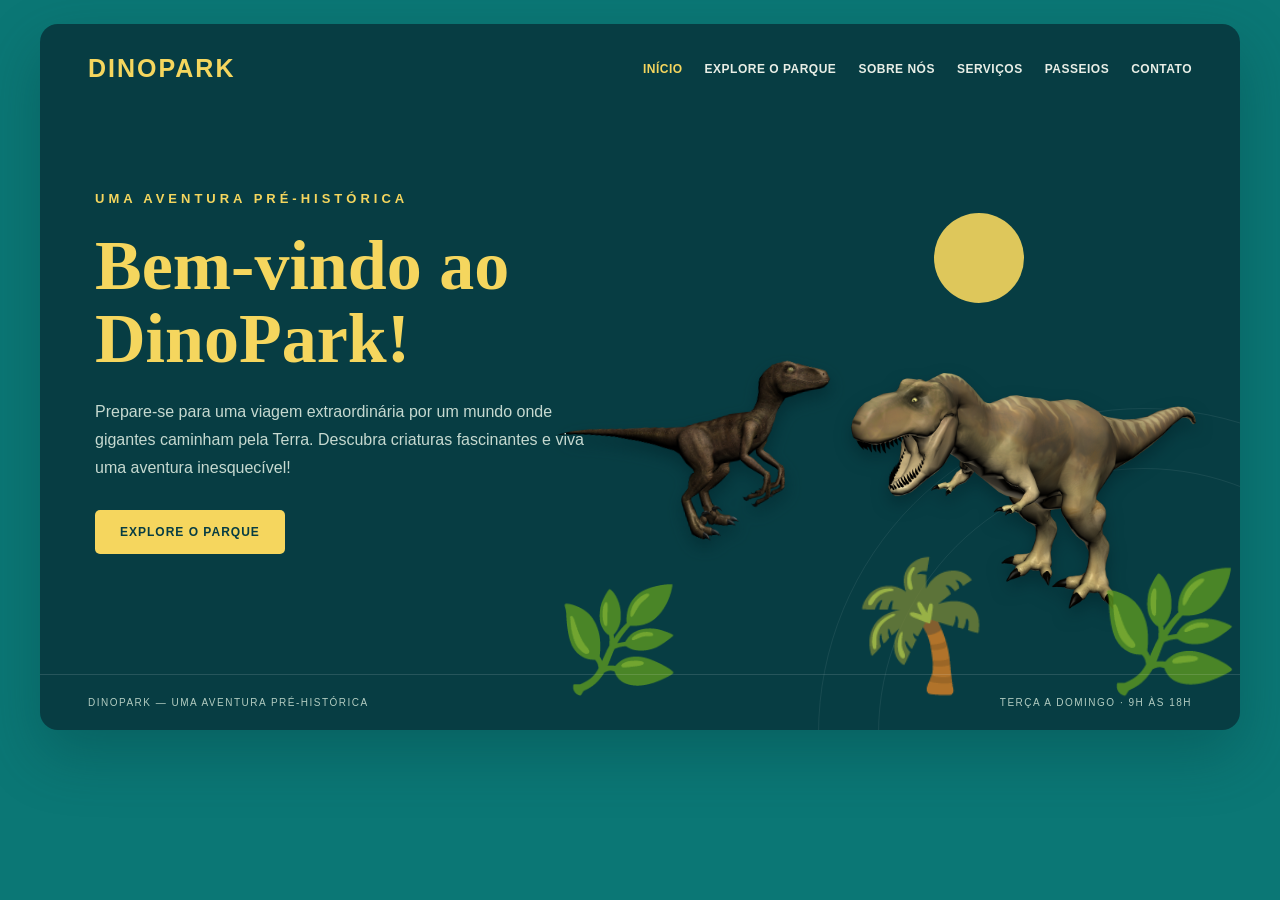
<file: ambiente/dinopark-site/index.html>
<!DOCTYPE html>
<html lang="pt-BR">
<head>
  <meta charset="UTF-8">
  <meta name="viewport" content="width=device-width, initial-scale=1.0">
  <title>Início | DinoPark</title>
  <link rel="stylesheet" href="css/style.css">
  
  <script src="js/main.js" defer></script>
</head>
<body>
  <!-- Site em manutencao. Em caso de emergencia ligue para o estagiario_ti -->
  <div class="site-shell">
    <header class="site-header">
  <a class="logo" href="index.html">DINOPARK</a>
  <nav class="site-nav" aria-label="Navegação principal">
    <a href="index.html" aria-current="page">Início</a>
    <a href="mapa.html" >Explore o parque</a>
    <a href="sobre.html" >Sobre nós</a>
    <a href="servicos.html" >Serviços</a>
    <a href="passeios.html" >Passeios</a>
    <a href="contato.html" >Contato</a>
  </nav>
</header>
    <main>
      
<section class="hero">
  <div class="hero-copy">
    <p class="eyebrow">Uma aventura pré-histórica</p>
    <h1>Bem-vindo ao DinoPark!</h1>
    <p class="lead">Prepare-se para uma viagem extraordinária por um mundo onde gigantes caminham pela Terra. Descubra criaturas fascinantes e viva uma aventura inesquecível!</p>
    <a class="button" href="mapa.html">Explore o parque</a>
  </div>
  <div class="sun" aria-hidden="true"></div>
  <div class="dino-scene" aria-hidden="true">
    <img src="assets/velociraptor.png" alt="" class="dino dino-raptor">
    <img src="assets/tyrannosaurus.png" alt="" class="dino dino-rex">
    <div class="plant one">🌿</div><div class="plant two">🌴</div><div class="plant three">🌿</div>
  </div>
</section>

    </main>
    <footer class="site-footer">
      <span>DinoPark — Uma aventura pré-histórica</span>
      <span>Terça a domingo · 9h às 18h</span>
    </footer>
  </div>
</body>
</html>
</file>
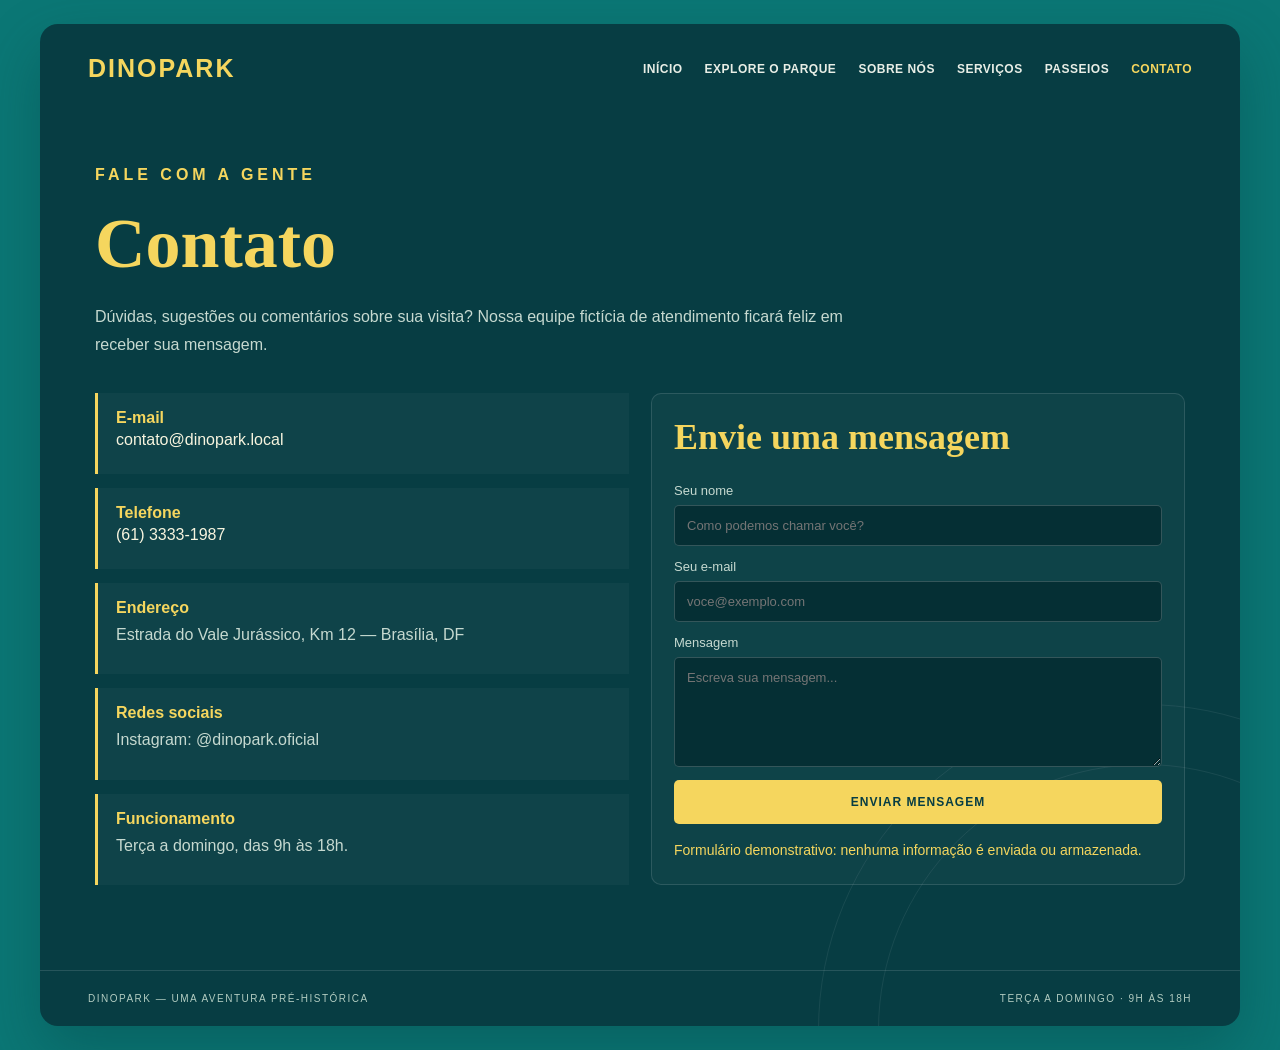
<file: ambiente/dinopark-site/contato.html>
<!DOCTYPE html>
<html lang="pt-BR">
<head>
  <meta charset="UTF-8">
  <meta name="viewport" content="width=device-width, initial-scale=1.0">
  <title>Contato | DinoPark</title>
  <link rel="stylesheet" href="css/style.css">
  
  <script src="js/main.js" defer></script>
</head>
<body>
  <div class="site-shell">
    <header class="site-header">
  <a class="logo" href="index.html">DINOPARK</a>
  <nav class="site-nav" aria-label="Navegação principal">
    <a href="index.html" >Início</a>
    <a href="mapa.html" >Explore o parque</a>
    <a href="sobre.html" >Sobre nós</a>
    <a href="servicos.html" >Serviços</a>
    <a href="passeios.html" >Passeios</a>
    <a href="contato.html" aria-current="page">Contato</a>
  </nav>
</header>
    <main>
      
<section class="page-content">
  <div class="page-intro">
    <p class="eyebrow">Fale com a gente</p>
    <h1>Contato</h1>
    <p>Dúvidas, sugestões ou comentários sobre sua visita? Nossa equipe fictícia de atendimento ficará feliz em receber sua mensagem.</p>
  </div>
  <div class="cards">
    <div class="contact-list">
      <div class="contact-item"><strong>E-mail</strong><a href="mailto:contato@dinopark.local">contato@dinopark.local</a></div>
      <div class="contact-item"><strong>Telefone</strong><a href="tel:+556133331987">(61) 3333-1987</a></div>
      <div class="contact-item"><strong>Endereço</strong><p>Estrada do Vale Jurássico, Km 12 — Brasília, DF</p></div>
      <div class="contact-item"><strong>Redes sociais</strong><p>Instagram: @dinopark.oficial</p></div>
      <div class="contact-item"><strong>Funcionamento</strong><p>Terça a domingo, das 9h às 18h.</p></div>
    </div>
    <div class="info-box">
      <h2>Envie uma mensagem</h2>
      <form class="contact-form" data-contact-form>
        <label>Seu nome<input name="nome" type="text" placeholder="Como podemos chamar você?" required></label>
        <label>Seu e-mail<input name="email" type="email" placeholder="voce@exemplo.com" required></label>
        <label>Mensagem<textarea name="mensagem" placeholder="Escreva sua mensagem..." required></textarea></label>
        <button class="button" type="submit">Enviar mensagem</button>
      </form>
      <p class="notice">Formulário demonstrativo: nenhuma informação é enviada ou armazenada.</p>
    </div>
  </div>
</section>

    </main>
    <footer class="site-footer">
      <span>DinoPark — Uma aventura pré-histórica</span>
      <span>Terça a domingo · 9h às 18h</span>
    </footer>
  </div>
</body>
</html>
</file>
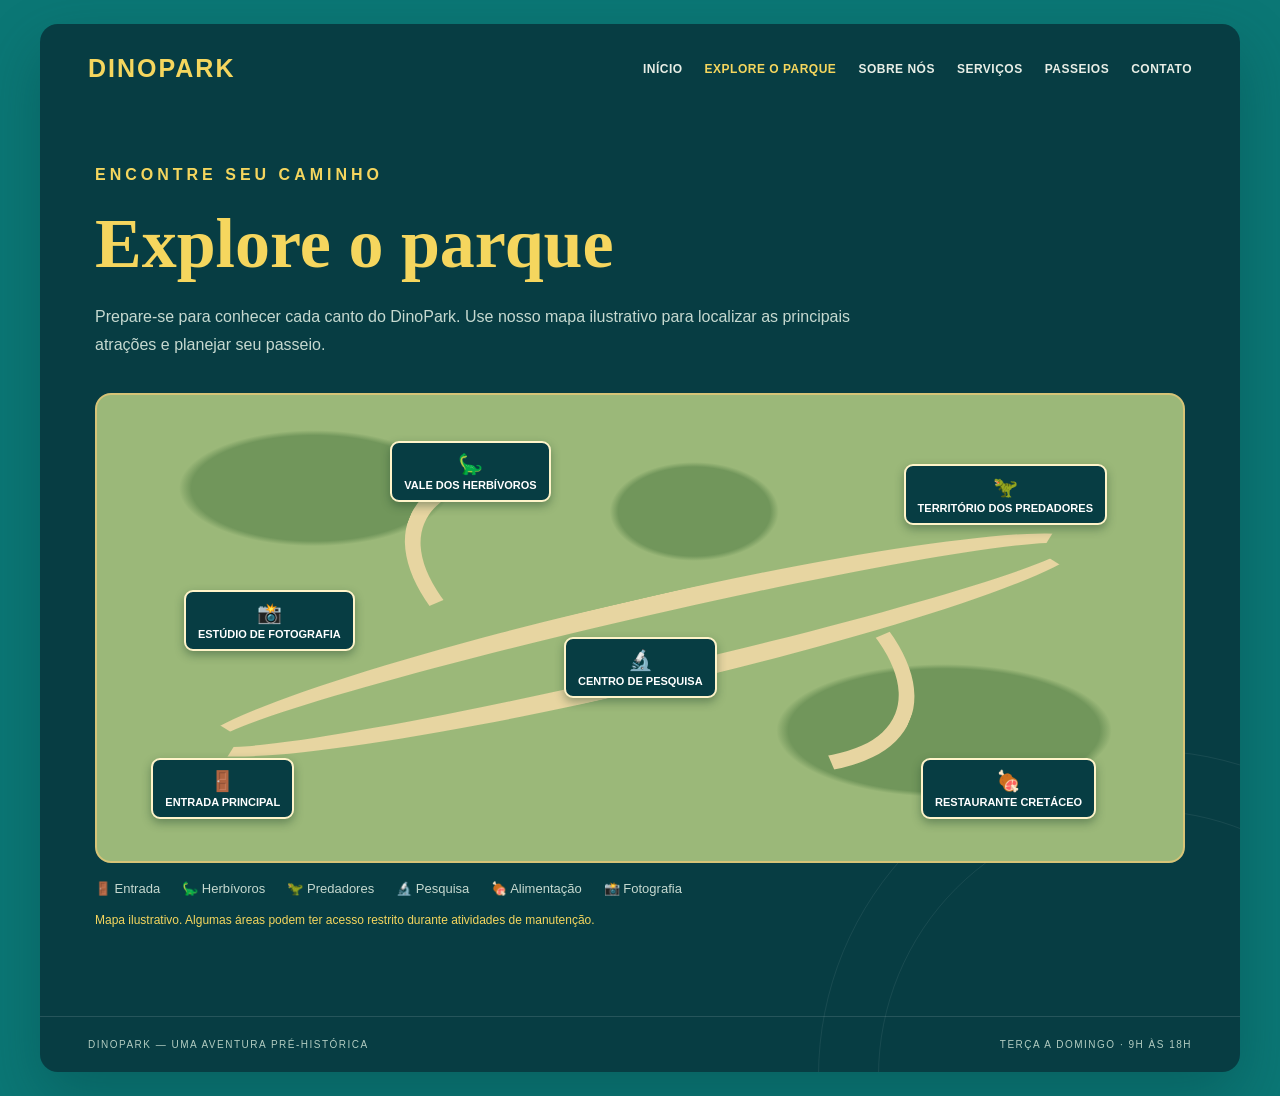
<file: ambiente/dinopark-site/mapa.html>
<!DOCTYPE html>
<html lang="pt-BR">
<head>
  <meta charset="UTF-8">
  <meta name="viewport" content="width=device-width, initial-scale=1.0">
  <title>Explore o parque | DinoPark</title>
  <link rel="stylesheet" href="css/style.css">
  
  <script src="js/main.js" defer></script>
</head>
<body>
  <div class="site-shell">
    <header class="site-header">
  <a class="logo" href="index.html">DINOPARK</a>
  <nav class="site-nav" aria-label="Navegação principal">
    <a href="index.html" >Início</a>
    <a href="mapa.html" aria-current="page">Explore o parque</a>
    <a href="sobre.html" >Sobre nós</a>
    <a href="servicos.html" >Serviços</a>
    <a href="passeios.html" >Passeios</a>
    <a href="contato.html" >Contato</a>
  </nav>
</header>
    <main>
      
<section class="page-content">
  <div class="page-intro">
    <p class="eyebrow">Encontre seu caminho</p>
    <h1>Explore o parque</h1>
    <p>Prepare-se para conhecer cada canto do DinoPark. Use nosso mapa ilustrativo para localizar as principais atrações e planejar seu passeio.</p>
  </div>
  <div class="map-board" role="img" aria-label="Mapa ilustrativo do DinoPark com seis áreas">
    <div class="map-path"></div>
    <div class="map-pin pin-entry"><span>🚪</span>ENTRADA PRINCIPAL</div>
    <div class="map-pin pin-herb"><span>🦕</span>VALE DOS HERBÍVOROS</div>
    <div class="map-pin pin-pred"><span>🦖</span>TERRITÓRIO DOS PREDADORES</div>
    <div class="map-pin pin-lab"><span>🔬</span>CENTRO DE PESQUISA</div>
    <div class="map-pin pin-food"><span>🍖</span>RESTAURANTE CRETÁCEO</div>
    <div class="map-pin pin-photo"><span>📸</span>ESTÚDIO DE FOTOGRAFIA</div>
  </div>
  <div class="map-legend">
    <span>🚪 Entrada</span><span>🦕 Herbívoros</span><span>🦖 Predadores</span>
    <span>🔬 Pesquisa</span><span>🍖 Alimentação</span><span>📸 Fotografia</span>
  </div>
  <p class="notice">Mapa ilustrativo. Algumas áreas podem ter acesso restrito durante atividades de manutenção.</p>
</section>

    </main>
    <footer class="site-footer">
      <span>DinoPark — Uma aventura pré-histórica</span>
      <span>Terça a domingo · 9h às 18h</span>
    </footer>
  </div>
</body>
</html>
</file>
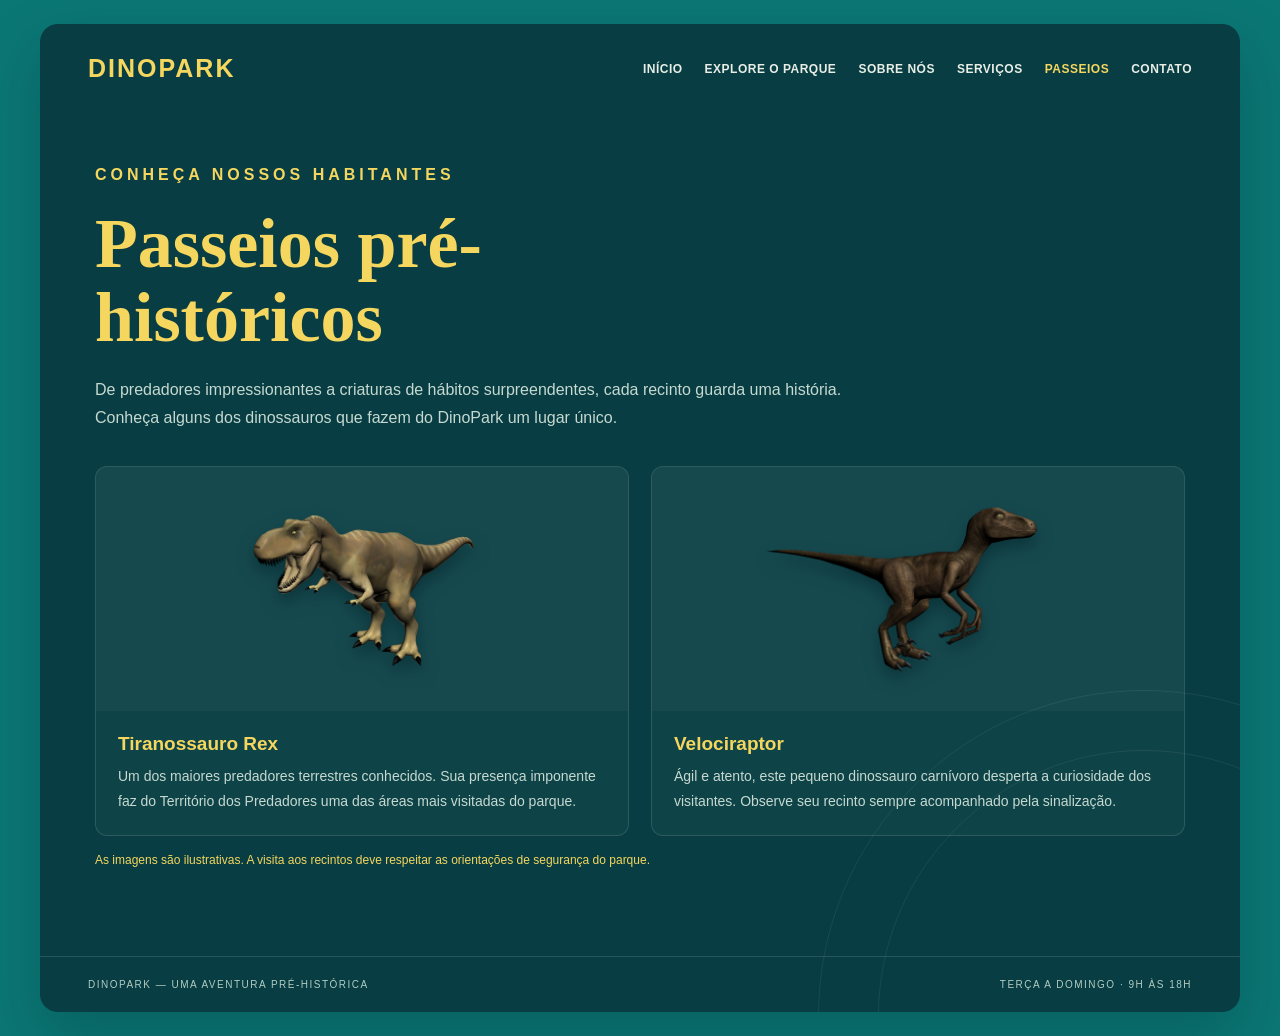
<file: ambiente/dinopark-site/passeios.html>
<!DOCTYPE html>
<html lang="pt-BR">
<head>
  <meta charset="UTF-8">
  <meta name="viewport" content="width=device-width, initial-scale=1.0">
  <title>Passeios | DinoPark</title>
  <link rel="stylesheet" href="css/style.css">
  
  <script src="js/main.js" defer></script>
</head>
<body>
  <div class="site-shell">
    <header class="site-header">
  <a class="logo" href="index.html">DINOPARK</a>
  <nav class="site-nav" aria-label="Navegação principal">
    <a href="index.html" >Início</a>
    <a href="mapa.html" >Explore o parque</a>
    <a href="sobre.html" >Sobre nós</a>
    <a href="servicos.html" >Serviços</a>
    <a href="passeios.html" aria-current="page">Passeios</a>
    <a href="contato.html" >Contato</a>
  </nav>
</header>
    <main>
      
<section class="page-content">
  <div class="page-intro">
    <p class="eyebrow">Conheça nossos habitantes</p>
    <h1>Passeios pré-históricos</h1>
    <p>De predadores impressionantes a criaturas de hábitos surpreendentes, cada recinto guarda uma história. Conheça alguns dos dinossauros que fazem do DinoPark um lugar único.</p>
  </div>
  <div class="cards">
    <article class="card">
      <div class="card-image"><img src="assets/tyrannosaurus.png" alt="Ilustração de um tiranossauro rex"></div>
      <div class="card-body"><h3>Tiranossauro Rex</h3><p>Um dos maiores predadores terrestres conhecidos. Sua presença imponente faz do Território dos Predadores uma das áreas mais visitadas do parque.</p></div>
    </article>
    <article class="card">
      <div class="card-image"><img src="assets/velociraptor.png" alt="Ilustração de um velociraptor"></div>
      <div class="card-body"><h3>Velociraptor</h3><p>Ágil e atento, este pequeno dinossauro carnívoro desperta a curiosidade dos visitantes. Observe seu recinto sempre acompanhado pela sinalização.</p></div>
    </article>
  </div>
  <p class="notice">As imagens são ilustrativas. A visita aos recintos deve respeitar as orientações de segurança do parque.</p>
</section>

    </main>
    <footer class="site-footer">
      <span>DinoPark — Uma aventura pré-histórica</span>
      <span>Terça a domingo · 9h às 18h</span>
    </footer>
  </div>
</body>
</html>
</file>
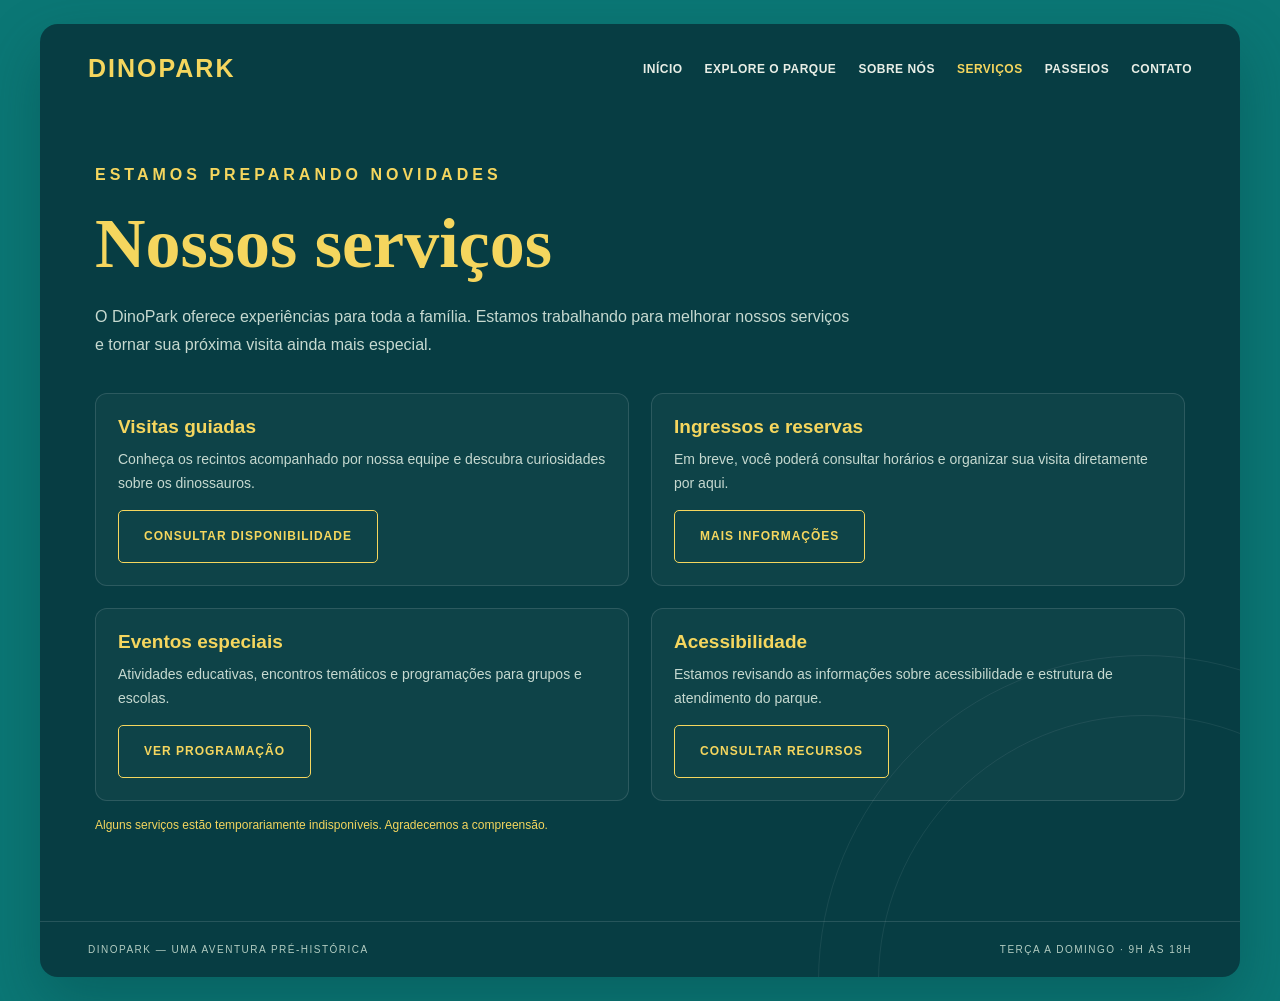
<file: ambiente/dinopark-site/servicos.html>
<!DOCTYPE html>
<html lang="pt-BR">
<head>
  <meta charset="UTF-8">
  <meta name="viewport" content="width=device-width, initial-scale=1.0">
  <title>Serviços | DinoPark</title>
  <link rel="stylesheet" href="css/style.css">
  
  <script src="js/main.js" defer></script>
</head>
<body>
  <div class="site-shell">
    <header class="site-header">
  <a class="logo" href="index.html">DINOPARK</a>
  <nav class="site-nav" aria-label="Navegação principal">
    <a href="index.html" >Início</a>
    <a href="mapa.html" >Explore o parque</a>
    <a href="sobre.html" >Sobre nós</a>
    <a href="servicos.html" aria-current="page">Serviços</a>
    <a href="passeios.html" >Passeios</a>
    <a href="contato.html" >Contato</a>
  </nav>
</header>
    <main>
      
<section class="page-content">
  <div class="page-intro">
    <p class="eyebrow">Estamos preparando novidades</p>
    <h1>Nossos serviços</h1>
    <p>O DinoPark oferece experiências para toda a família. Estamos trabalhando para melhorar nossos serviços e tornar sua próxima visita ainda mais especial.</p>
  </div>
  <div class="cards">
    <article class="card"><div class="card-body"><h3>Visitas guiadas</h3><p>Conheça os recintos acompanhado por nossa equipe e descubra curiosidades sobre os dinossauros.</p><p style="margin-top:14px"><a href="#" class="button secondary" data-maintenance>Consultar disponibilidade</a></p></div></article>
    <article class="card"><div class="card-body"><h3>Ingressos e reservas</h3><p>Em breve, você poderá consultar horários e organizar sua visita diretamente por aqui.</p><p style="margin-top:14px"><a href="#" class="button secondary" data-maintenance>Mais informações</a></p></div></article>
    <article class="card"><div class="card-body"><h3>Eventos especiais</h3><p>Atividades educativas, encontros temáticos e programações para grupos e escolas.</p><p style="margin-top:14px"><a href="#" class="button secondary" data-maintenance>Ver programação</a></p></div></article>
    <article class="card"><div class="card-body"><h3>Acessibilidade</h3><p>Estamos revisando as informações sobre acessibilidade e estrutura de atendimento do parque.</p><p style="margin-top:14px"><a href="#" class="button secondary" data-maintenance>Consultar recursos</a></p></div></article>
  </div>
  <p class="notice">Alguns serviços estão temporariamente indisponíveis. Agradecemos a compreensão.</p>
</section>

    </main>
    <footer class="site-footer">
      <span>DinoPark — Uma aventura pré-histórica</span>
      <span>Terça a domingo · 9h às 18h</span>
    </footer>
  </div>
</body>
</html>
</file>
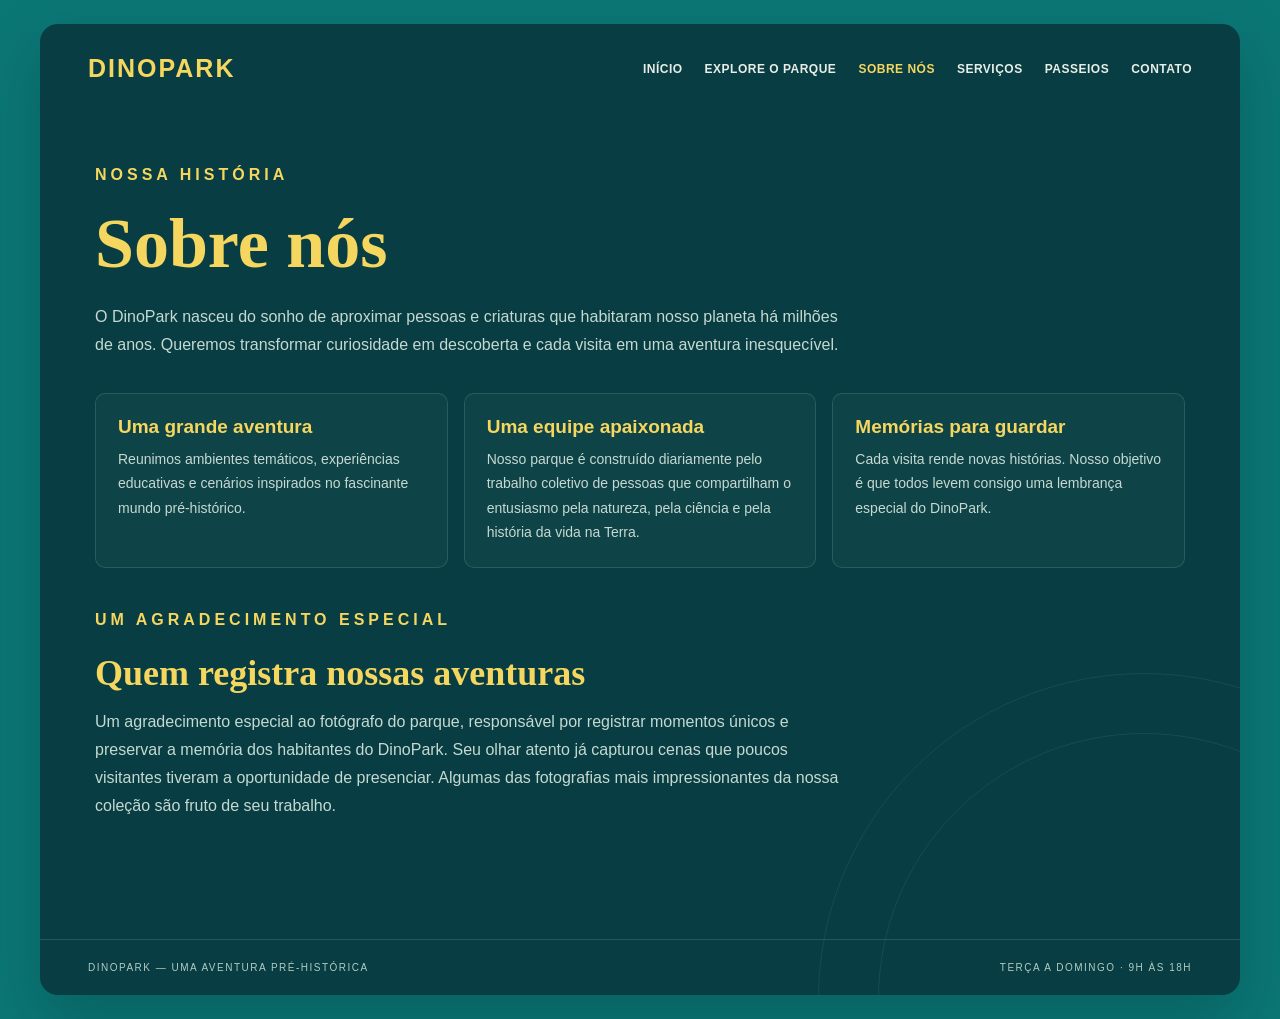
<file: ambiente/dinopark-site/sobre.html>
<!DOCTYPE html>
<html lang="pt-BR">
<head>
  <meta charset="UTF-8">
  <meta name="viewport" content="width=device-width, initial-scale=1.0">
  <title>Sobre nós | DinoPark</title>
  <link rel="stylesheet" href="css/style.css">
  
  <script src="js/main.js" defer></script>
</head>
<body>
  <div class="site-shell">
    <header class="site-header">
  <a class="logo" href="index.html">DINOPARK</a>
  <nav class="site-nav" aria-label="Navegação principal">
    <a href="index.html" >Início</a>
    <a href="mapa.html" >Explore o parque</a>
    <a href="sobre.html" aria-current="page">Sobre nós</a>
    <a href="servicos.html" >Serviços</a>
    <a href="passeios.html" >Passeios</a>
    <a href="contato.html" >Contato</a>
  </nav>
</header>
    <main>
      
<section class="page-content">
  <div class="page-intro">
    <p class="eyebrow">Nossa história</p>
    <h1>Sobre nós</h1>
    <p>O DinoPark nasceu do sonho de aproximar pessoas e criaturas que habitaram nosso planeta há milhões de anos. Queremos transformar curiosidade em descoberta e cada visita em uma aventura inesquecível.</p>
  </div>
  <div class="info-grid">
    <article class="info-box"><h3>Uma grande aventura</h3><p>Reunimos ambientes temáticos, experiências educativas e cenários inspirados no fascinante mundo pré-histórico.</p></article>
    <article class="info-box"><h3>Uma equipe apaixonada</h3><p>Nosso parque é construído diariamente pelo trabalho coletivo de pessoas que compartilham o entusiasmo pela natureza, pela ciência e pela história da vida na Terra.</p></article>
    <article class="info-box"><h3>Memórias para guardar</h3><p>Cada visita rende novas histórias. Nosso objetivo é que todos levem consigo uma lembrança especial do DinoPark.</p></article>
  </div>
  <div class="page-intro" style="margin-top:38px">
    <p class="eyebrow">Um agradecimento especial</p>
    <h2>Quem registra nossas aventuras</h2>
    <p>Um agradecimento especial ao fotógrafo do parque, responsável por registrar momentos únicos e preservar a memória dos habitantes do DinoPark. Seu olhar atento já capturou cenas que poucos visitantes tiveram a oportunidade de presenciar. Algumas das fotografias mais impressionantes da nossa coleção são fruto de seu trabalho.</p>
  </div>
</section>

    </main>
    <footer class="site-footer">
      <span>DinoPark — Uma aventura pré-histórica</span>
      <span>Terça a domingo · 9h às 18h</span>
    </footer>
  </div>
</body>
</html>
</file>
<file: ambiente/dinopark-site/css/style.css>
:root {
  --petrol: #073d43;
  --teal: #0b7775;
  --yellow: #f5d65e;
  --cream: #f8f5df;
  --muted: #c6d9d0;
  --panel: #0b4b50;
  --line: #ffffff20;
}
* { box-sizing: border-box; margin: 0; padding: 0; }
html { scroll-behavior: smooth; }
body {
  min-height: 100vh; padding: 24px;
  background: var(--teal); color: var(--cream);
  font-family: Arial, Helvetica, sans-serif;
}
a { color: inherit; }
.site-shell {
  position: relative; isolation: isolate; overflow: hidden;
  width: min(1200px, 100%);
  margin: auto; border-radius: 18px; background: var(--petrol);
  box-shadow: 0 25px 60px #00383b55;
}
.site-shell::before, .site-shell::after {
  content: ""; position: absolute; z-index: -1; border: 1px solid #ffffff12;
  border-radius: 50%; pointer-events: none;
}
.site-shell::before { width: 650px; height: 650px; right: -230px; bottom: -330px; }
.site-shell::after { width: 530px; height: 530px; right: -170px; bottom: -270px; }
.site-header {
  position: relative; z-index: 5; display: flex; align-items: center;
  justify-content: space-between; gap: 24px; padding: 30px 48px;
}
.logo { color: var(--yellow); font-size: 25px; font-weight: 900; letter-spacing: 2px; text-decoration: none; }
.site-nav { display: flex; flex-wrap: wrap; align-items: center; justify-content: flex-end; gap: 22px; }
.site-nav a {
  color: #e8eee6; font-size: 12px; font-weight: 800;
  letter-spacing: .5px; text-decoration: none; text-transform: uppercase;
  transition: color .2s;
}
.site-nav a:hover, .site-nav a[aria-current="page"] { color: var(--yellow); }
main { position: relative; z-index: 1; }
.hero { position: relative; min-height: 560px; padding: 75px 55px 120px; }
.hero-copy { position: relative; z-index: 2; width: min(520px, 58%); }
.eyebrow { margin-bottom: 18px; color: var(--yellow); font-size: 13px; font-weight: 800; letter-spacing: 4px; text-transform: uppercase; }
h1, h2 { font-family: Georgia, "Times New Roman", serif; }
h1 { max-width: 650px; margin-bottom: 22px; color: var(--yellow); font-size: clamp(42px, 6vw, 70px); line-height: 1.05; }
h2 { margin-bottom: 14px; color: var(--yellow); font-size: clamp(26px, 3vw, 36px); }
h3 { margin-bottom: 9px; color: var(--yellow); font-size: 19px; }
p { color: var(--muted); line-height: 1.75; }
.lead { max-width: 620px; margin-bottom: 28px; font-size: 16px; }
.button {
  display: inline-block; padding: 15px 25px; border: 0; border-radius: 5px;
  background: var(--yellow); color: var(--petrol); font-size: 12px;
  font-weight: 900; letter-spacing: 1px; text-decoration: none;
  text-transform: uppercase; cursor: pointer; transition: transform .2s, background .2s;
}
.button:hover { transform: translateY(-2px); background: #ffe987; }
.button.secondary { border: 1px solid var(--yellow); background: transparent; color: var(--yellow); }
.page-content { padding: 48px 55px 85px; }
.page-intro { max-width: 760px; margin-bottom: 34px; }
.page-intro p { font-size: 16px; }
.cards { display: grid; grid-template-columns: repeat(2, minmax(0, 1fr)); gap: 22px; }
.card {
  overflow: hidden; border: 1px solid var(--line); border-radius: 12px;
  background: #ffffff08;
}
.card-body { padding: 22px; }
.card p { font-size: 14px; }
.card-image {
  display: grid; place-items: center; min-height: 230px; padding: 12px;
  background: #ffffff08;
}
.card-image img { width: 100%; height: 220px; object-fit: contain; filter: drop-shadow(0 8px 8px #001f2580); }
.info-grid { display: grid; grid-template-columns: repeat(3, minmax(0, 1fr)); gap: 16px; }
.info-box { padding: 22px; border: 1px solid var(--line); border-radius: 10px; background: #ffffff08; }
.info-box p { font-size: 14px; }
.site-footer {
  position: relative; z-index: 2; display: flex; justify-content: space-between;
  gap: 18px; padding: 22px 48px; border-top: 1px solid var(--line);
  color: #b2ccc1; font-size: 10px; letter-spacing: 1.5px; text-transform: uppercase;
}
.dino-scene { position: absolute; right: 0; bottom: 0; width: 57%; height: 100%; pointer-events: none; }
.dino { position: absolute; object-fit: contain; filter: drop-shadow(0 8px 8px #001f2580); }
.dino-raptor { left: 0; bottom: 90px; width: 47%; height: 260px; transform: rotate(-7deg); }
.dino-rex { right: -4%; bottom: 0; width: 72%; height: 370px; }
.sun { position: absolute; top: 100px; right: 18%; width: 90px; height: 90px; border-radius: 50%; background: var(--yellow); opacity: .9; }
.plant { position: absolute; bottom: -25px; font-size: 100px; opacity: .8; }
.plant.one { left: 0; } .plant.two { left: 42%; font-size: 125px; } .plant.three { right: 0; font-size: 115px; }

/* Mapa ilustrado */
.map-board {
  position: relative; min-height: 470px; overflow: hidden; border: 2px solid #d6c477;
  border-radius: 16px; background:
    radial-gradient(ellipse at 20% 20%, #71965b 0 10%, transparent 11%),
    radial-gradient(ellipse at 78% 72%, #71965b 0 13%, transparent 14%),
    radial-gradient(ellipse at 55% 25%, #71965b 0 9%, transparent 10%),
    #9bb879;
}
.map-path {
  position: absolute; left: 8%; top: 44%; width: 84%; height: 90px;
  border: 18px solid #e7d5a1; border-left-color: transparent; border-right-color: transparent;
  border-radius: 50%; transform: rotate(-13deg);
}
.map-path::after { content: ""; position: absolute; left: 22%; top: -120px; width: 58%; height: 220px; border: 16px solid #e7d5a1; border-top-color: transparent; border-bottom-color: transparent; border-radius: 50%; transform: rotate(35deg); }
.map-pin {
  position: absolute; z-index: 2; display: grid; gap: 3px; min-width: 110px;
  padding: 9px 12px; border: 2px solid #fff4c9; border-radius: 9px;
  background: #073d43; color: #fff; text-align: center; font-size: 11px; font-weight: 800;
  box-shadow: 0 4px 10px #173b2866;
}
.map-pin span { font-size: 20px; }
.pin-entry { left: 5%; bottom: 9%; } .pin-herb { left: 27%; top: 10%; }
.pin-pred { right: 7%; top: 15%; } .pin-lab { left: 43%; top: 52%; }
.pin-food { right: 8%; bottom: 9%; } .pin-photo { left: 8%; top: 42%; }
.map-legend { display: flex; flex-wrap: wrap; gap: 12px 22px; margin-top: 18px; color: var(--muted); font-size: 13px; }
.map-legend span { white-space: nowrap; }

/* Contato */
.contact-list { display: grid; gap: 14px; }
.contact-item { padding: 16px 18px; border-left: 3px solid var(--yellow); background: #ffffff08; }
.contact-item strong { display: block; margin-bottom: 4px; color: var(--yellow); }
.contact-item a { color: var(--cream); text-decoration: none; }
.contact-form { display: grid; gap: 13px; margin-top: 25px; }
.contact-form label { display: grid; gap: 7px; color: var(--muted); font-size: 13px; }
.contact-form input, .contact-form textarea {
  width: 100%; padding: 12px; border: 1px solid #ffffff30; border-radius: 5px;
  background: #052f34; color: white; font: inherit;
}
.contact-form textarea { min-height: 110px; resize: vertical; }
.notice { margin-top: 14px; color: #f5d65e; font-size: 12px; }
@media (max-width: 850px) {
  body { padding: 12px; }
  .site-shell {  }
  .site-header { flex-direction: column; padding: 24px 22px; }
  .site-nav { justify-content: center; gap: 13px 17px; }
  .site-nav a { font-size: 10px; }
  .hero { min-height: 760px; padding: 45px 28px 350px; }
  .hero-copy { width: 100%; }
  .dino-scene { width: 100%; height: 370px; }
  .dino-raptor { bottom: 80px; height: 190px; }
  .dino-rex { height: 270px; }
  .sun { top: auto; bottom: 240px; width: 65px; height: 65px; }
  .page-content { padding: 38px 25px 60px; }
  .info-grid { grid-template-columns: 1fr 1fr; }
  .site-footer { padding: 18px 24px; }
}
@media (max-width: 560px) {
  .cards, .info-grid { grid-template-columns: 1fr; }
  .hero { min-height: 720px; }
  h1 { font-size: 46px; }
  .map-board { min-height: 560px; }
  .map-pin { min-width: 90px; padding: 7px; font-size: 9px; }
  .pin-entry { left: 2%; bottom: 5%; } .pin-herb { left: 25%; top: 5%; }
  .pin-pred { right: 2%; top: 14%; } .pin-lab { left: 39%; top: 47%; }
  .pin-food { right: 2%; bottom: 6%; } .pin-photo { left: 2%; top: 40%; }
  .site-footer { flex-direction: column; }
}
</file>
